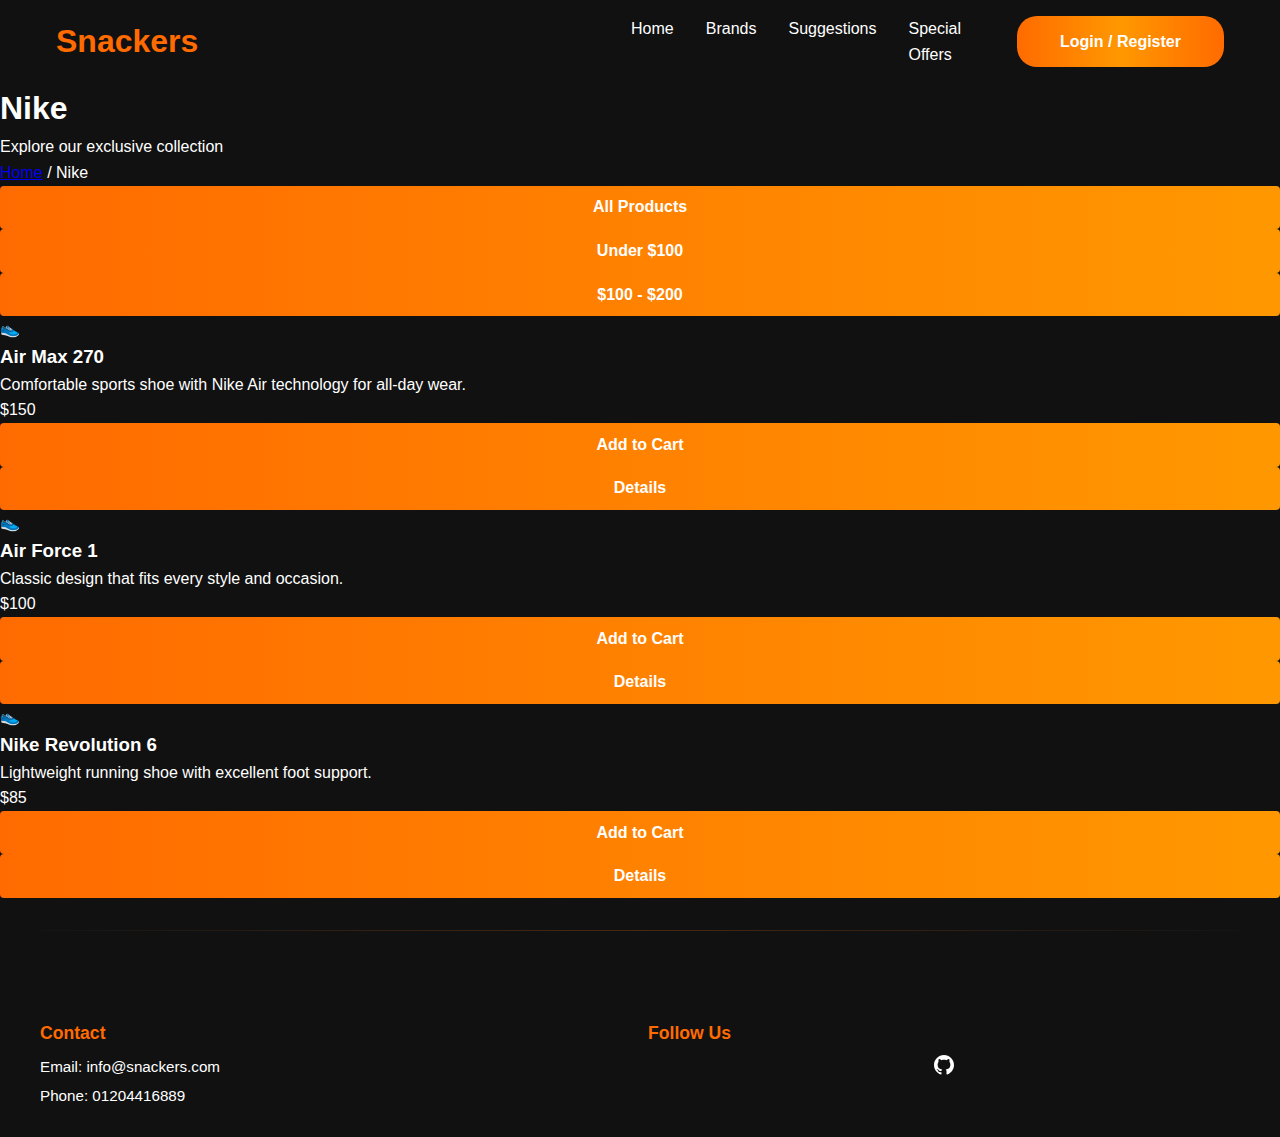
<file: category.html>
<!DOCTYPE html>
<html lang="en">
<head>
    <meta charset="UTF-8">
    <meta name="viewport" content="width=device-width, initial-scale=1.0">
    <title>Category - Snackers</title>
    <link rel="stylesheet" href="snckers.css">
    <script src="snackers.js" defer></script>
</head>
<body class="category-page">
    <header>
        <nav class="main-nav">
            <div class="logo">
                <a href="snackers.html" style="text-decoration:none; color:inherit;">
                    <h1>Snackers</h1>
                </a>
            </div>
            <div class="nav-links">
                <a href="snackers.html">Home</a>
                <a href="brands.html">Brands</a>
                <a href="suggestions.html">Suggestions</a>
                <a href="special-offers.html">Special Offers</a>
                <button id="login-btn" class="login-btn">Login / Register</button>
            </div>
        </nav>
    </header>

    <main>
        <!-- Category Header -->
        <section class="category-header">
            <h1 id="category-title">Nike</h1>
            <p id="category-subtitle">Explore our exclusive collection</p>
        </section>

        <div class="category-container">
            <!-- Breadcrumb -->
            <div class="breadcrumb">
                <a href="snackers.html">Home</a>
                <span>/</span>
                <span id="breadcrumb-text">Nike</span>
            </div>

            <!-- Filters -->
            <div class="category-filters">
                <button class="filter-btn active" data-filter="all">All Products</button>
                <button class="filter-btn" data-filter="budget">Under $100</button>
                <button class="filter-btn" data-filter="premium">$100 - $200</button>
            </div>

            <!-- Products Grid -->
            <div id="products-grid" class="products-showcase"></div>
        </div>
    </main>

    <div class="footer-divider" aria-hidden="true"></div>

    <footer>
        <div class="footer-content">
            <div class="footer-section">
                <h3>Contact</h3>
                <p>Email: info@snackers.com</p>
                <p>Phone: 01204416889</p>
            </div>
            <div class="footer-section">
                <h3>Follow Us</h3>
                <div class="social-links">
                    <a href="https://github.com/bebosophy" target="_blank" aria-label="GitHub">
                        <svg width="24" height="24" viewBox="0 0 24 24" fill="currentColor">
                            <path d="M12 0c-6.626 0-12 5.373-12 12 0 5.302 3.438 9.8 8.207 11.387.6.111.793-.261.793-.577v-2.234c-3.338.726-4.033-1.416-4.033-1.416-.546-1.387-1.333-1.756-1.333-1.756-1.089-.745.083-.729.083-.729 1.205.084 1.839 1.237 1.839 1.237 1.07 1.834 2.807 1.304 3.492.997.107-.775.418-1.305.762-1.604-2.665-.305-5.467-1.334-5.467-5.931 0-1.311.469-2.381 1.236-3.221-.124-.303-.535-1.524.117-3.176 0 0 1.008-.322 3.301 1.23.957-.266 1.983-.399 3.003-.404 1.02.005 2.047.138 3.006.404 2.291-1.552 3.297-1.23 3.297-1.23.653 1.653.242 2.874.118 3.176.77.84 1.235 1.911 1.235 3.221 0 4.609-2.807 5.624-5.479 5.921.43.372.823 1.102.823 2.222v 3.293c0 .319.192.694.801.576 4.765-1.589 8.199-6.086 8.199-11.386 0-6.627-5.373-12-12-12z"/>
                        </svg>
                    </a>
                </div>
            </div>
        </div>
    </footer>

    <!-- Login Modal -->
    <div id="login-page" class="login-page" style="display:none;">
        <div class="login-container">
            <div class="login-box">
                <h1 style="text-align:center;color:var(--primary-color);margin-bottom:0.6rem">Snackers</h1>
                <h2 style="text-align:center;color:#fff;margin-bottom:1rem;font-weight:600">Sign in</h2>
                <form id="auth-form">
                    <div class="form-group">
                        <label for="auth-email">Email</label>
                        <input type="email" id="auth-email" required>
                    </div>
                    <div class="form-group">
                        <label for="auth-password">Password</label>
                        <input type="password" id="auth-password" required>
                    </div>
                    <button type="submit">Sign In</button>
                </form>
                <div id="auth-message"></div>
                <button id="back-to-home" class="back-btn">← Back</button>
            </div>
        </div>
    </div>

    <script>
        document.addEventListener('DOMContentLoaded', () => {
            // Get category from URL
            const params = new URLSearchParams(window.location.search);
            const category = params.get('cat') || 'nike';
            
            updateAuthUI();
            loadCategoryPage(category);
            setupFilters();
        });

        function loadCategoryPage(category) {
            const categoryNames = {
                'nike': 'Nike',
                'adidas': 'Adidas',
                'active': 'Active',
                'puma': 'Puma',
                'reebok': 'Reebok',
                'new-balance': 'New Balance',
                'converse': 'Converse',
                'vans': 'Vans',
                'skechers': 'Skechers',
                'under': 'Under Armour',
                'fila': 'Fila'
            };

            const categoryProducts = products[category] || [];
            document.getElementById('category-title').textContent = categoryNames[category] || 'Category';
            document.getElementById('breadcrumb-text').textContent = categoryNames[category] || 'Category';
            document.title = `${categoryNames[category]} - Snackers`;

            renderProducts(categoryProducts);
        }

        function renderProducts(items) {
            const grid = document.getElementById('products-grid');
            if (items.length === 0) {
                grid.innerHTML = '<div class="no-products"><h2>No products found</h2><p>Please try another category</p></div>';
                return;
            }

            grid.innerHTML = items.map(product => `
                <div class="showcase-card" data-price="${product.price}">
                    <div class="showcase-image">👟</div>
                    <div class="showcase-content">
                        <h3 class="showcase-title">${product.name}</h3>
                        <p class="showcase-description">${product.desc}</p>
                        <div class="showcase-price">$${product.price}</div>
                        <div class="showcase-actions">
                            <button class="btn-add-cart" onclick="addToCart('${product.id}', '${product.name}', ${product.price})">Add to Cart</button>
                            <button class="btn-details">Details</button>
                        </div>
                    </div>
                </div>
            `).join('');
        }

        function setupFilters() {
            const filterButtons = document.querySelectorAll('.filter-btn');
            filterButtons.forEach(btn => {
                btn.addEventListener('click', () => {
                    filterButtons.forEach(b => b.classList.remove('active'));
                    btn.classList.add('active');
                    filterProducts(btn.dataset.filter);
                });
            });
        }

        function filterProducts(filter) {
            const cards = document.querySelectorAll('.showcase-card');
            cards.forEach(card => {
                const price = parseFloat(card.dataset.price);
                let show = true;

                if (filter === 'budget' && price >= 100) show = false;
                if (filter === 'premium' && (price < 100 || price > 200)) show = false;

                card.style.display = show ? 'block' : 'none';
            });
        }

        function addToCart(id, name, price) {
            alert(`Added "${name}" ($${price}) to cart!`);
        }

        // ...existing code from snackers.js (updateAuthUI, etc)...
    </script>
</body>
</html>
</file>
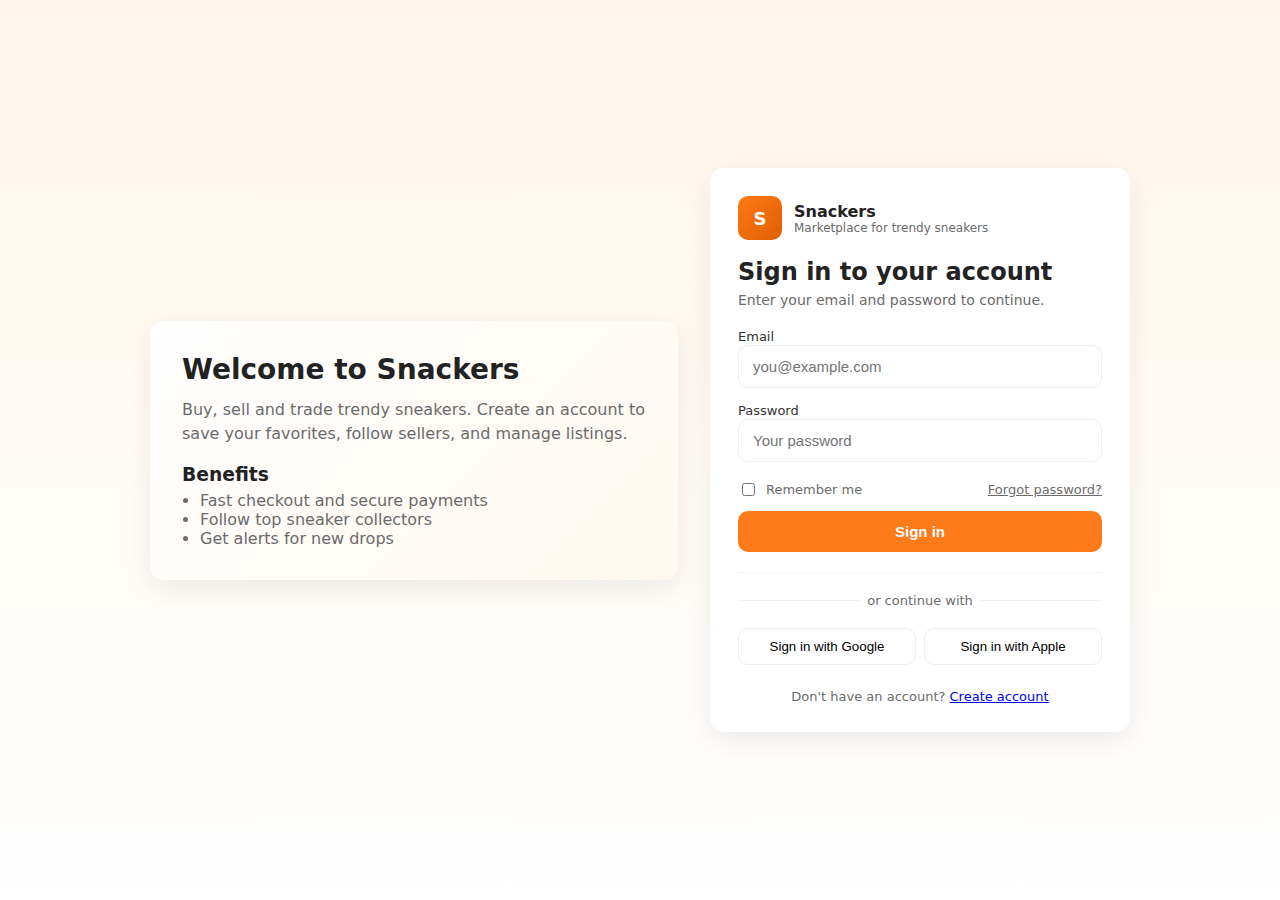
<file: login page.html>
<!doctype html>
<html lang="en">
<head>
  <meta charset="utf-8" />
  <meta name="viewport" content="width=device-width,initial-scale=1" />
  <title>Sign in — Snackers</title>
  <style>
    :root{
      --bg:#fff6eb;
      --accent:#ff7a18;
      --accent-dark:#e05f00;
      --muted:#6b6b6b;
      --card:#ffffff;
      --radius:14px;
      --shadow: 0 8px 30px rgba(0,0,0,0.08);
      font-family: Inter, ui-sans-serif, system-ui, -apple-system, "Segoe UI", Roboto, "Helvetica Neue", Arial;
    }
    *{box-sizing:border-box}
    html,body{height:100%}
    body{
      margin:0;
      background:linear-gradient(180deg,var(--bg),#fff);
      display:flex;
      align-items:center;
      justify-content:center;
      padding:32px;
      color:#222;
    }
    .container{
      width:100%;
      max-width:980px;
      display:grid;
      grid-template-columns:1fr 420px;
      gap:32px;
      align-items:center;
    }
    .promo{
      padding:32px;
      border-radius:var(--radius);
      background:linear-gradient(135deg, #fff 0%, #fff8f0 100%);
      box-shadow:var(--shadow);
    }
    .promo h1{margin:0 0 12px 0;font-size:28px;}
    .promo p{margin:0;color:var(--muted);line-height:1.5}
    .card{
      background:var(--card);
      border-radius:var(--radius);
      padding:28px;
      box-shadow:var(--shadow);
    }
    .brand{
      display:flex;align-items:center;gap:12px;margin-bottom:18px
    }
    .logo{
      width:44px;height:44px;border-radius:10px;background:linear-gradient(135deg,var(--accent),var(--accent-dark));
      display:flex;align-items:center;justify-content:center;color:#fff;font-weight:700;font-size:18px
    }
    h2{margin:0 0 6px 0}
    .subtitle{color:var(--muted);font-size:14px;margin-bottom:18px}
    form{display:flex;flex-direction:column;gap:12px}
    label{font-size:13px;color:#333}
    input[type="email"], input[type="password"]{
      width:100%;padding:12px 14px;border-radius:10px;border:1px solid #eee;outline:none;font-size:15px
    }
    input:focus{box-shadow:0 6px 18px rgba(255,122,24,0.12);border-color:rgba(0,0,0,0.06)}
    .row{display:flex;align-items:center;justify-content:space-between}
    .checkbox{display:flex;gap:8px;align-items:center}
    .btn{
      display:inline-block;padding:12px 14px;border-radius:10px;border:0;background:var(--accent);color:#fff;font-weight:600;cursor:pointer;font-size:15px
    }
    .btn.secondary{background:transparent;color:var(--accent);border:1px solid rgba(224,95,0,0.12)}
    .divider{height:1px;background:#f3f3f3;margin:8px 0;border-radius:4px}
    .social{display:flex;gap:8px}
    .social button{flex:1;padding:10px;border-radius:10px;border:1px solid #eee;background:#fff;cursor:pointer}
    .small{font-size:13px;color:var(--muted)}
    .error{color:#c23;background:#fff0f0;padding:8px;border-radius:8px;font-size:13px;border:1px solid #f5c6c6}
    @media (max-width:880px){
      .container{grid-template-columns:1fr;max-width:520px}
      .promo{order:2}
    }
  </style>
</head>
<body>
  <main class="container">
    <section class="promo">
      <h1>Welcome to Snackers</h1>
      <p>Buy, sell and trade trendy sneakers. Create an account to save your favorites, follow sellers, and manage listings.</p>
      <div style="height:18px"></div>
      <h3 style="margin:0 0 6px 0">Benefits</h3>
      <ul style="margin:0;padding-left:18px;color:var(--muted)">
        <li>Fast checkout and secure payments</li>
        <li>Follow top sneaker collectors</li>
        <li>Get alerts for new drops</li>
      </ul>
    </section>

    <aside class="card" aria-labelledby="signin-title">
      <div class="brand">
        <div class="logo">S</div>
        <div>
          <div style="font-weight:700">Snackers</div>
          <div style="font-size:12px;color:var(--muted)">Marketplace for trendy sneakers</div>
        </div>
      </div>

      <h2 id="signin-title">Sign in to your account</h2>
      <div class="subtitle">Enter your email and password to continue.</div>

      <div id="errorBox" style="display:none" class="error" role="alert"></div>

      <form id="loginForm" novalidate>
        <div>
          <label for="email">Email</label>
          <input id="email" name="email" type="email" placeholder="you@example.com" required />
        </div>

        <div>
          <label for="password">Password</label>
          <input id="password" name="password" type="password" placeholder="Your password" required minlength="6" />
        </div>

        <div class="row" style="margin-top:6px">
          <div class="checkbox">
            <input id="remember" type="checkbox" />
            <label for="remember" class="small">Remember me</label>
          </div>
          <a class="small" href="#">Forgot password?</a>
        </div>

        <button type="submit" class="btn">Sign in</button>

        <div class="divider"></div>

        <div style="display:flex;gap:8px;align-items:center">
          <div style="flex:1;height:1px;background:#f0f0f0"></div>
          <div class="small">or continue with</div>
          <div style="flex:1;height:1px;background:#f0f0f0"></div>
        </div>

        <div class="social" style="margin-top:8px">
          <button type="button">Sign in with Google</button>
          <button type="button">Sign in with Apple</button>
        </div>

        <div style="margin-top:12px;text-align:center" class="small">Don't have an account? <a href="#">Create account</a></div>
      </form>

    </aside>
  </main>

  <script>
    // Simple client-side validation demo (no real auth)
    const form = document.getElementById('loginForm');
    const errorBox = document.getElementById('errorBox');

    form.addEventListener('submit', (e)=>{
      e.preventDefault();
      errorBox.style.display='none';
      const email = document.getElementById('email').value.trim();
      const password = document.getElementById('password').value;

      const emailPattern = /^[^\s@]+@[^\s@]+\.[^\s@]+$/;
      if(!email || !emailPattern.test(email)){
        showError('Please enter a valid email address.');
        return;
      }
      if(!password || password.length < 6){
        showError('Password must be at least 6 characters long.');
        return;
      }

      // Demo success action
      alert('Signed in (demo).\nEmail: ' + email);
      form.reset();
    });

    function showError(msg){
      errorBox.textContent = msg;
      errorBox.style.display = 'block';
    }
  </script>
</body>
</html>
</file>
<file: snckers.css>
:root {
    --primary-color: #FF6B00;
    --primary-dark: #CC5500;
    --accent-color: #000000;
    --text-light: #FFFFFF;
    --text-dark: #333333;
    --background-light: #FFFFFF;
    --background-gray: #F5F5F5;
}

* {
    margin: 0;
    padding: 0;
    box-sizing: border-box;
}

body {
    font-family: 'Segoe UI', 'Arial', sans-serif;
    line-height: 1.6;
    color: var(--text-light);
    background: #111;
    font-weight: 500;
}

/* Header and Navigation */
header {
    background-color: var(--accent-color);
    padding: 1rem 0;
    position: sticky;
    top: 0;
    z-index: 100;
}

.main-nav {
    max-width: 1200px;
    margin: 0 auto;
    display: flex;
    justify-content: space-between;
    align-items: center;
    padding: 0 1rem;
}

.logo h1 {
    color: var(--primary-color);
    font-size: 2rem;
    font-weight: bold;
}

.logo a {
    text-decoration: none;
    color: inherit;
    display: flex;
    align-items: center;
    transition: transform 0.2s, text-shadow 0.2s;
}

.logo a:hover {
    transform: scale(1.08);
    text-shadow: 0 0 12px rgba(255, 107, 0, 0.4);
}

.logo a h1 {
    margin: 0;
}

.nav-links {
    display: flex;
    gap: 2rem;
}

.nav-links a {
    color: var(--text-light);
    text-decoration: none;
    font-weight: 500;
    transition: color 0.3s, transform 0.2s;
}

.nav-links a:hover {
    color: var(--primary-color);
    transform: scale(1.1);
}

/* Hero Section */
#hero {
    background-color: var(--primary-color);
    color: var(--text-light);
    text-align: center;
    padding: 4rem 1rem;
}

@keyframes hero-pop {
    0% { transform: scale(0.9); opacity: 0.5; }
    60% { transform: scale(1.05); opacity: 1; }
    100% { transform: scale(1); }
}

#hero h2 {
    font-size: 3rem;
    margin-bottom: 1rem;
    animation: hero-pop 1s cubic-bezier(.68,-0.55,.27,1.55);
    font-weight: 900;
    letter-spacing: 2px;
    text-shadow: 0 2px 12px #FF9800, 0 1px 0 #fff;
    line-height: 1.2;
}

#hero p {
    font-size: 1.3rem;
    font-weight: 600;
    color: #FF9800;
    text-shadow: 0 1px 8px #FF6B00;
    margin-bottom: 0.5rem;
    line-height: 1.4;
}

/* Brand Grid */
#brands {
    max-width: 1200px;
    margin: 2rem auto;
    padding: 0 1rem;
}

.brand-grid {
    display: grid;
    grid-template-columns: repeat(auto-fit, minmax(300px, 1fr));
    gap: 2rem;
    margin-top: 2rem;
}

.brand-category {
    background: var(--background-light);
    border-radius: 8px;
    padding: 1rem;
    box-shadow: 0 2px 4px rgba(0, 0, 0, 0.1);
}

.brand-category h3 {
    color: var(--primary-color);
    margin-bottom: 1rem;
    border-bottom: 2px solid var(--primary-color);
    padding-bottom: 0.5rem;
    position: relative;
}

.brand-category h3::after {
    content: '';
    display: block;
    width: 0;
    height: 3px;
    background: linear-gradient(90deg, #FF6B00, #FF9800);
    transition: width 0.4s;
    position: absolute;
    left: 0;
    bottom: -4px;
}

.brand-category:hover h3::after {
    width: 60%;
}

.product-grid {
    display: grid;
    grid-template-columns: repeat(auto-fit, minmax(200px, 1fr));
    gap: 1rem;
}

/* Product Cards */
.product-card {
    background: var(--background-light);
    border-radius: 8px;
    overflow: hidden;
    box-shadow: 0 2px 4px rgba(0, 0, 0, 0.1);
    transition: transform 0.3s, box-shadow 0.3s;
}

.product-card:hover {
    transform: translateY(-8px) scale(1.03);
    box-shadow: 0 6px 18px rgba(255,107,0,0.15);
}

.product-image {
    width: 100%;
    height: 200px;
    object-fit: cover;
}

.product-info {
    padding: 1rem;
    font-family: 'Segoe UI', 'Arial', sans-serif;
}

.product-info h4 {
    color: #111;
    font-size: 1.35rem;
    font-weight: 900;
    letter-spacing: 1px;
    margin-bottom: 0.4rem;
    font-family: 'Segoe UI', 'Arial', sans-serif;
    text-shadow: 0 1px 8px #FF9800;
}

.product-price {
    color: var(--primary-color);
    font-weight: bold;
    font-size: 1.2rem;
}

/* Suggestions Section */
#suggestions {
    background-color: var(--background-gray);
    padding: 3rem 1rem;
}

#suggestion-form {
    max-width: 600px;
    margin: 0 auto;
    background: var(--background-light);
    padding: 2rem;
    border-radius: 8px;
    box-shadow: 0 2px 4px rgba(0, 0, 0, 0.1);
}

.form-group {
    margin-bottom: 1.5rem;
}

label {
    display: block;
    margin-bottom: 0.5rem;
    color: var(--text-dark);
}

select, button {
    width: 100%;
    padding: 0.8rem;
    border: 1px solid #ddd;
    border-radius: 4px;
    font-size: 1rem;
}

button {
    background-color: var(--primary-color);
    color: var(--text-light);
    border: none;
    cursor: pointer;
    font-weight: bold;
    transition: background-color 0.3s;
    background: linear-gradient(90deg, #FF6B00, #FF9800, #FF6B00);
    background-size: 200% 200%;
    animation: gradient-move 3s linear infinite alternate;
}

button:hover {
    background-color: var(--primary-dark);
}

/* Special Offers Section */
#special-offers {
    max-width: 1200px;
    margin: 2rem auto;
    padding: 0 1rem;
}

.offers-grid {
    display: grid;
    grid-template-columns: repeat(auto-fit, minmax(250px, 1fr));
    gap: 2rem;
    margin-top: 2rem;
}

/* Footer */
footer {
    background-color: var(--accent-color);
    color: var(--text-light);
    padding: 1.5rem 1rem;
    margin-top: 4rem;
}

.footer-content {
    max-width: 1200px;
    margin: 0 auto;
    display: grid;
    grid-template-columns: repeat(auto-fit, minmax(200px, 1fr));
    gap: 1rem;
}

.footer-section h3 {
    color: var(--primary-color);
    margin-bottom: 0.5rem;
    font-size: 1.1rem;
}

.footer-section p {
    font-size: 0.95rem;
    margin-bottom: 0.3rem;
}

/* Description Styles */
.brand-desc {
    color: #666;
    font-size: 1rem;
    margin-bottom: 1rem;
}

.product-desc {
    color: #111;
    font-size: 1.08rem;
    font-family: 'Segoe UI', 'Arial', sans-serif;
    margin-top: 0.5rem;
    font-weight: 700;
    text-shadow: 0 1px 6px #FF9800;
}

/* Animation for hero title */
@keyframes hero-pop {
    0% { transform: scale(0.9); opacity: 0.5; }
    60% { transform: scale(1.05); opacity: 1; }
    100% { transform: scale(1); }
}

/* Gradient animated button */
@keyframes gradient-move {
    0% { background-position: 0% 50%; }
    100% { background-position: 100% 50%; }
}

/* Special offer pulse effect */
@keyframes pulse {
    0% { box-shadow: 0 0 0 0 rgba(255,107,0,0.4);}
    70% { box-shadow: 0 0 0 10px rgba(255,107,0,0);}
    100% { box-shadow: 0 0 0 0 rgba(255,107,0,0);}
}

/* Search Section Styles */
#search-section {
    background: linear-gradient(90deg, #fff7f0 60%, #ffe0c2 100%);
    padding: 2.5rem 1rem 2rem 1rem;
    margin-bottom: 1.5rem;
    border-radius: 12px;
    box-shadow: 0 4px 24px rgba(255,107,0,0.08);
    animation: fadeInDown 1.2s;
}

@keyframes fadeInDown {
    0% { opacity: 0; transform: translateY(-40px);}
    100% { opacity: 1; transform: translateY(0);}
}

.search-title {
    text-align: center;
    font-size: 2.3rem;
    color: var(--primary-color);
    margin-bottom: 1.2rem;
    letter-spacing: 2px;
    animation: bounceTitle 1.2s;
}
@keyframes bounceTitle {
    0% { transform: scale(0.8);}
    60% { transform: scale(1.15);}
    100% { transform: scale(1);}
}

.search-form {
    display: flex;
    justify-content: center;
    align-items: center;
    gap: 0.5rem;
    margin-bottom: 2rem;
    animation: fadeIn 1.5s;
}

/* Search input wrapper and clear button */
.search-input-wrap {
    position: relative;
    display: inline-block;
    width: 70%;
    max-width: 400px;
}

#search-input {
    width: 100%;
    padding: 0.9rem 2.8rem 0.9rem 1.2rem;
    border: 2px solid var(--primary-color);
    border-radius: 8px;
    font-size: 1.1rem;
    outline: none;
    transition: box-shadow 0.3s, border-color 0.3s;
    box-shadow: 0 2px 8px rgba(255,107,0,0.08);
    background: #fff;
    color: #111;
    font-weight: 600;
}

#search-input:focus {
    border-color: #FF9800;
    box-shadow: 0 0 0 3px rgba(255,107,0,0.15);
}

.clear-search {
    display: none;
}

/* Highlight matched text */
mark.search-hit {
    background: linear-gradient(90deg, #fff591, #ffd27a);
    color: #111;
    padding: 0 3px;
    border-radius: 3px;
    font-weight: 700;
}

/* Search results styling */
#search-results {
    margin-top: 1.5rem;
    min-height: 0;
    animation: fadeIn 1s;
}

#search-results .product-grid {
    margin-top: 1rem;
}

#search-results .product-card {
    background: var(--background-light);
    color: #111;
}

#search-results p {
    font-size: 1.05rem;
    font-weight: 600;
}

/* Modal Styles */
.modal {
    display: none;
    position: fixed;
    z-index: 9999;
    left: 0; top: 0;
    width: 100vw; height: 100vh;
    background: rgba(0,0,0,0.7);
    justify-content: center;
    align-items: center;
}
.modal-content {
    background: #222;
    color: #fff;
    padding: 2rem 2.5rem;
    border-radius: 10px;
    box-shadow: 0 8px 32px rgba(0,0,0,0.4);
    position: relative;
    min-width: 320px;
    max-width: 90vw;
    animation: fadeIn 0.5s;
}
.close-modal {
    position: absolute;
    right: 1rem;
    top: 1rem;
    font-size: 2rem;
    color: #FF6B00;
    cursor: pointer;
    display: flex;
    align-items: center;
    justify-content: center;
    width: 36px;
    height: 36px;
    border-radius: 50%;
    background-color: rgba(255, 107, 0, 0.1);
    transition: background-color 0.3s, transform 0.2s;
}

.close-modal:hover {
    background-color: rgba(255, 107, 0, 0.2);
    transform: scale(1.15) rotate(90deg);
}
#auth-form .form-group {
    margin-bottom: 1.2rem;
}
#auth-form label {
    color: #fff;
    margin-bottom: 0.3rem;
    display: block;
}
#auth-form input[type="email"],
#auth-form input[type="password"],
#auth-form input[type="text"] {
    width: 100%;
    padding: 0.7rem;
    border-radius: 5px;
    border: 1px solid #444;
    background: #181818;
    color: #fff;
    font-size: 1rem;
    margin-top: 0.2rem;
}
#auth-form button {
    width: 100%;
    margin-top: 0.5rem;
    background: linear-gradient(90deg, #FF6B00, #FF9800, #FF6B00);
    color: #fff;
    border: none;
    border-radius: 5px;
    padding: 0.9rem 0;
    font-size: 1.1rem;
    font-weight: bold;
    cursor: pointer;
    transition: background 0.3s;
}
#auth-form button:hover {
    background: linear-gradient(90deg, #FF9800, #FF6B00);
}
#auth-message {
    margin-top: 1rem;
    color: #FF6B00;
    text-align: center;
    min-height: 1.5em;
}

/* Login Button in Header */
.login-btn {
    background: linear-gradient(90deg, #FF6B00, #FF9800, #FF6B00);
    color: #fff;
    border: none;
    border-radius: 20px;
    padding: 0.5rem 1.2rem;
    font-size: 1rem;
    font-weight: bold;
    margin-left: 1.5rem;
    cursor: pointer;
    transition: background 0.3s, transform 0.2s;
}
.login-btn:hover {
    background: linear-gradient(90deg, #FF9800, #FF6B00);
    transform: scale(1.08);
}

/* Social Media Links */
.social-links {
    display: flex;
    gap: 1rem;
    margin-top: 0.5rem;
    justify-content: center;
    align-items: center;
    width: 100%;
}

.social-links a {
    display: inline-flex;
    align-items: center;
    justify-content: center;
    width: auto;               /* don't force square box */
    height: auto;
    padding: 0;                /* no extra box padding */
    border-radius: 0;          /* no circle */
    background-color: transparent; /* remove orange translucent background */
    color: var(--text-light);  /* use footer text color so icons are visible */
    transition: color 0.2s, transform 0.15s;
    text-decoration: none;
    border: none;
}

.social-links a:hover {
    color: var(--primary-color);
    transform: scale(1.15);
}

.social-links svg {
    width: 20px;
    height: 20px;
    fill: currentColor;
}

/* Adjust text colors for dark background */
.brand-category,
#brands,
#suggestions,
#special-offers,
footer,
#search-section {
    background: #181818;
    color: #fff;
}
.brand-desc,
.product-desc,
label,
.product-info,
#search-results,
#suggestions-result {
    color: #eee;
}
input, select, textarea {
    background: #222;
    color: #fff;
    border: 1px solid #444;
}
input:focus, select:focus, textarea:focus {
    border-color: #FF6B00;
    outline: none;
}

/* Auth Links Styles */
.auth-links {
    display: flex;
    justify-content: space-between;
    margin-bottom: 1rem;
}
.auth-links a {
    color: #FF9800;
    font-size: 0.98rem;
    text-decoration: underline;
    cursor: pointer;
    transition: color 0.2s;
}
.auth-links a:hover {
    color: #FF6B00;
}

/* White/light backgrounds: text should be black
   (removed .footer-section so footer stays dark and not boxed) */
.product-card,
#suggestion-form,
.brand-category,
.product-info,
.offers-grid .product-card,
#brands,
#special-offers,
.brand-desc,
.product-desc,
.product-info h4,
.product-price,
label,
input,
select,
textarea {
    background-color: var(--background-light) !important;
    color: #111 !important;
}

/* Footer sections keep dark/transparent background */
.footer-section {
    background: transparent !important;
    color: #fff !important;
}

/* Dark backgrounds: text should be white */
body,
header,
.main-nav,
.nav-links a,
#hero,
footer,
#search-section,
#search-results,
#suggestions,
#brands,
#special-offers {
    background-color: #111 !important;
    color: #fff !important;
}

/* Modal dark background, white text */
.modal-content,
#auth-form label,
#auth-form input,
#auth-form button,
#auth-message {
    background-color: #222 !important;
    color: #fff !important;
}

/* Ensure buttons keep their color on dark backgrounds */
button,
.login-btn {
    color: #fff !important;
}

/* Full Page Login */
.login-page {
    position: fixed;
    top: 0;
    left: 0;
    width: 100vw;
    height: 100vh;
    background: rgba(0, 0, 0, 0.65); /* semi-transparent black instead of orange */
    backdrop-filter: blur(6px);      /* subtle background blur for depth */
    display: flex;
    justify-content: center;
    align-items: center;
    z-index: 10000;
}

.login-container {
    width: 100%;
    display: flex;
    justify-content: center;
    align-items: center;
}

.login-box {
    background: #222;
    color: #fff;
    padding: 3rem 2.5rem;
    border-radius: 12px;
    box-shadow: 0 12px 48px rgba(0,0,0,0.5);
    width: 90%;
    max-width: 420px;
    animation: slideUp 0.6s ease-out;
}

@keyframes slideUp {
    from { transform: translateY(50px); opacity: 0; }
    to { transform: translateY(0); opacity: 1; }
}

.login-box h1 {
    color: #FF6B00;
    text-align: center;
    font-size: 2.5rem;
    margin-bottom: 0.5rem;
}

.login-box h2 {
    text-align: center;
    font-size: 1.5rem;
    margin-bottom: 2rem;
}

.login-box form {
    display: flex;
    flex-direction: column;
    gap: 1.2rem;
}

.login-box .form-group label {
    color: #FF9800;
    font-weight: 600;
}

.login-box button[type="button"],
.login-box button[type="submit"] {
    background: linear-gradient(90deg, #FF6B00, #FF9800);
    color: #fff;
    padding: 0.9rem;
    border: none;
    border-radius: 6px;
    font-weight: bold;
    cursor: pointer;
    transition: transform 0.2s;
}

.login-box button:hover {
    transform: scale(1.05);
}

.back-btn {
    margin-top: 1rem;
    background: rgba(255, 107, 0, 0.2) !important;
    color: #FF9800 !important;
    border: 2px solid #FF9800 !important;
}

.back-btn:hover {
    background: rgba(255, 107, 0, 0.3) !important;
}

/* Footer Divider */
/* Vertical spacing above and below the content */
.footer-divider {
    width: 100%;
    max-width: 1200px;
    height: 1px;
    margin: 2rem auto; /* Appropriate vertical spacing above and below */
    background: linear-gradient(90deg, rgba(255,255,255,0), rgba(255,107,0,0.22), rgba(255,255,255,0));
    border-radius: 1px;
    box-shadow: 0 1px 0 rgba(255,255,255,0.02) inset;
}

/* Small screen adjustments */
@media (max-width: 480px) {
    .footer-divider {
        margin: 1.2rem auto;
    }
}

/* Responsive Design */
@media (max-width: 768px) {
    .nav-links {
        gap: 1rem;
    }

    #hero h2 {
        font-size: 2rem;
    }

    .brand-grid {
        grid-template-columns: 1fr;
    }
}

@media (max-width: 480px) {
    .main-nav {
        flex-direction: column;
        gap: 1rem;
    }

    .nav-links {
        flex-direction: column;
        text-align: center;
    }
}

/* User info in header (moved from sidebar) */
#user-info {
	/* moved to top-right in header and show only avatar */
	position: absolute;
	right: 12px;
	top: 10px;
	display: flex;
	align-items: center;
	gap: 0.5rem;
	cursor: pointer;
	z-index: 2000;
}

/* ensure any fallback text is hidden (we show avatar only) */
#user-info span {
	display: none;
}

#user-info { cursor: pointer; }

/* Profile modal improved layout */
.profile-grid {
    display: grid;
    grid-template-columns: 220px 1fr;
    gap: 1.2rem;
    align-items: start;
}
.profile-left {
    display: flex;
    flex-direction: column;
    align-items: center;
    gap: 0.8rem;
}
.profile-avatar-wrap {
    display:flex;
    flex-direction:column;
    align-items:center;
    gap:0.6rem;
}
.profile-avatar {
    width: 140px;
    height: 140px;
    object-fit: cover;
    border-radius: 50%;
    border: 4px solid rgba(255,107,0,0.12);
    background: linear-gradient(180deg,#222,#111);
}
.avatar-actions {
    display:flex;
    gap:0.5rem;
}
.avatar-upload-btn,
.avatar-remove-btn {
    background: transparent;
    color: #FF9800;
    border: 1px solid rgba(255,152,0,0.2);
    padding: 0.35rem 0.6rem;
    border-radius: 6px;
    cursor: pointer;
    font-weight: 600;
}
.avatar-upload-btn:hover,
.avatar-remove-btn:hover {
    background: rgba(255,107,0,0.06);
}
.profile-created {
    font-size: 0.95rem;
    color: #ddd;
    text-align: center;
    font-weight: 600;
}

/* right column form adjustments */
#profile-body .form-group input,
#profile-body .form-group textarea {
    width: 100%;
    padding: 0.6rem;
    border-radius: 6px;
    border: 1px solid #444;
    background: #111;
    color: #fff;
}
#profile-body label { color: #FF9800; font-weight:700; margin-bottom:0.35rem; display:block; }

.profile-actions {
    display:flex;
    gap:0.6rem;
    margin-top:0.6rem;
}
.profile-actions .primary {
    flex:1;
    background: linear-gradient(90deg,#FF6B00,#FF9800);
    color:#fff;
    border:none;
    padding:0.7rem;
    border-radius:6px;
    cursor:pointer;
}
.profile-actions .outline {
    flex:1;
    background:transparent;
    border:2px solid #FF6B00;
    color:#FF6B00;
    padding:0.6rem;
    border-radius:6px;
    cursor:pointer;
}
.profile-msg { margin-top:0.6rem; color:#FF9800; font-weight:600; }

/* header avatar */
.header-avatar {
    width:32px;
    height:32px;
    border-radius:50%;
    object-fit:cover;
    margin-right:0.5rem;
    border: 2px solid rgba(255,107,0,0.12);
    vertical-align:middle;
}

/* Big visible profile avatar (outside header) */
.profile-display {
    position: fixed;
    top: 18px;
    right: 18px;
    width: 120px;
    height: 120px;
    border-radius: 50%;
    background-color: #111;
    background-size: cover;
    background-position: center;
    border: 4px solid rgba(255,107,0,0.14);
    box-shadow: 0 8px 30px rgba(0,0,0,0.6);
    z-index: 20000;
    cursor: pointer;
    display: none; /* shown by JS when logged in */
    transition: transform 0.15s ease, box-shadow 0.15s ease;
}
.profile-display:hover {
    transform: translateY(-3px) scale(1.02);
    box-shadow: 0 12px 40px rgba(0,0,0,0.7);
}

/* ensure header small avatar is not duplicated on top of this */
#user-info { opacity: 0; pointer-events: none; }

/* smaller on mobile */
@media (max-width:720px) {
    .profile-display {
        width: 88px;
        height: 88px;
        top: 12px;
        right: 12px;
        border-width: 3px;
    }
}

/* Profile page container */
.profile-page {
    max-width: 1100px;
    margin: 2.5rem auto;
    padding: 1rem;
}
.profile-panel { background: #161616; padding: 1.6rem; border-radius: 10px; box-shadow: 0 8px 24px rgba(0,0,0,0.5); color: #fff; }
.profile-panel h2 { color: var(--primary-color); margin-bottom: 1rem; }

/* Profile quick-view card on main page */
.profile-card {
    display:flex;
    gap:1rem;
    align-items:center;
    background: linear-gradient(180deg,#1b1b1b,#121212);
    padding:1rem;
    border-radius:10px;
    box-shadow: 0 8px 30px rgba(0,0,0,0.5);
    max-width: 920px;
    margin: 0 auto;
}
.profile-card-avatar {
    width:96px;
    height:96px;
    border-radius:50%;
    object-fit:cover;
    border:3px solid rgba(255,107,0,0.14);
    flex-shrink:0;
}
.profile-card-info h3 {
    margin:0 0 0.3rem 0;
    color: #FF6B00;
    font-size:1.25rem;
}
.profile-card-info p {
    margin:0 0 0.6rem 0;
    color:#ddd;
    font-size:0.98rem;
}
.profile-card-actions {
    display:flex;
    gap:0.6rem;
}
.profile-card-actions .outline,
.profile-card-actions .primary {
    padding:0.5rem 0.8rem;
    border-radius:6px;
    border:2px solid #FF6B00;
    background:transparent;
    color:#FF6B00;
    cursor:pointer;
    text-decoration:none;
    display:inline-flex;
    align-items:center;
    justify-content:center;
}
.profile-card-actions .outline:hover { background: rgba(255,107,0,0.06); }

/* Profile page: enhanced controls (overrides / additions) */
.avatar-large { box-shadow: 0 18px 40px rgba(0,0,0,0.7); transition: transform .12s; }
.avatar-large:hover { transform: translateY(-4px); }
.btn-primary { box-shadow: 0 8px 20px rgba(255,107,0,0.12); }
.avatar-upload, .avatar-remove { font-size:0.95rem; }
.note, .meta { opacity:0.95; }

/* responsive tweaks for profile page */
@media (max-width:880px) {
	.profile-card-wrap { padding:1rem; gap:1rem; }
	.avatar-large { margin: 0 auto 0.6rem; display:block; }
}
</file>
